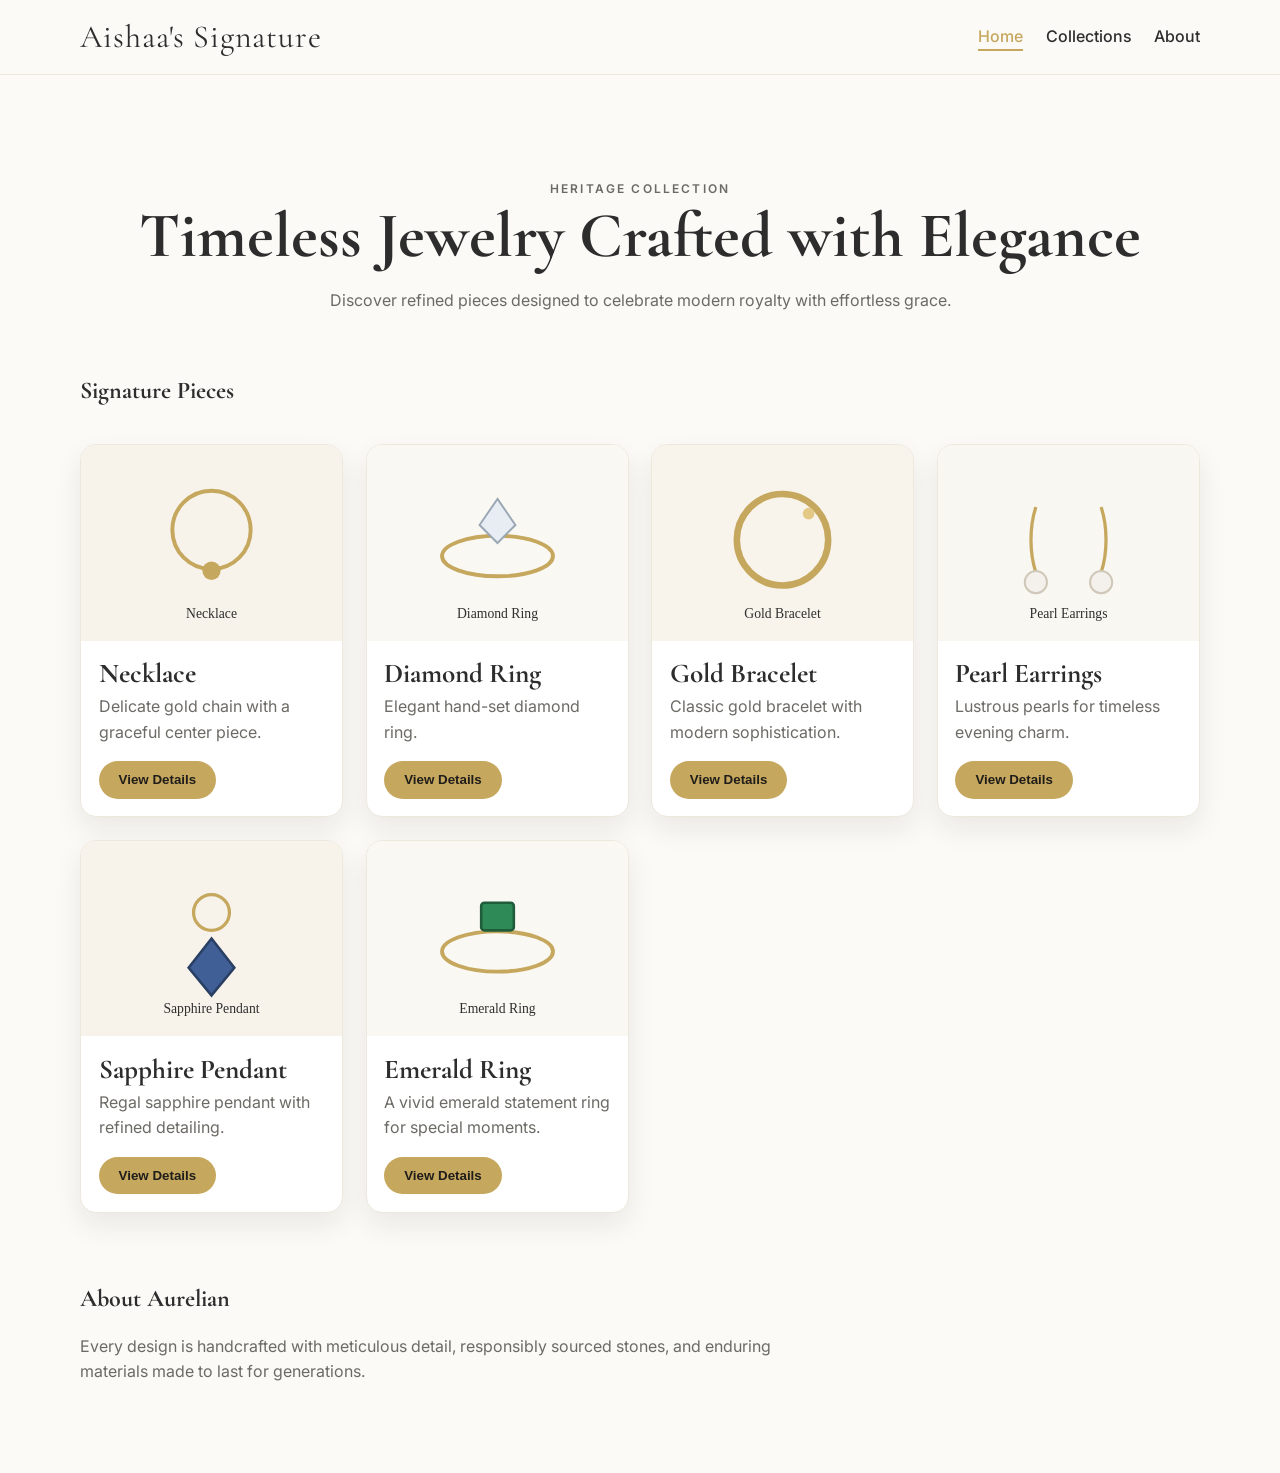
<file: index.html>
<!DOCTYPE html>
<html lang="en">
  <head>
    <meta charset="UTF-8" />
    <meta name="viewport" content="width=device-width, initial-scale=1.0" />
    <title>Aishaa's Signature | Home</title>
    <link rel="preconnect" href="https://fonts.googleapis.com" />
    <link rel="preconnect" href="https://fonts.gstatic.com" crossorigin />
    <link
      href="https://fonts.googleapis.com/css2?family=Cormorant+Garamond:wght@500;600;700&family=Inter:wght@400;500;600&display=swap"
      rel="stylesheet"
    />
    <link rel="stylesheet" href="css/style.css" />
  </head>
  <body data-page="home" class="fade-page">
    <header class="site-header">
      <nav class="container nav-bar" aria-label="Main navigation">
        <a class="logo" href="index.html">Aishaa's Signature</a>
        <ul class="nav-links">
          <li><a href="index.html" class="active">Home</a></li>
          <li><a href="#collections">Collections</a></li>
          <li><a href="#about">About</a></li>
        </ul>
      </nav>
    </header>

    <main>
      <section class="hero container">
        <p class="eyebrow">Heritage Collection</p>
        <h1>Timeless Jewelry Crafted with Elegance</h1>
        <p>
          Discover refined pieces designed to celebrate modern royalty with effortless grace.
        </p>
      </section>

      <section id="collections" class="container product-section">
        <div class="section-head">
          <h2>Signature Pieces</h2>
        </div>
        <div id="productGrid" class="product-grid" aria-live="polite"></div>
      </section>

      <section id="about" class="container about-section">
        <h2>About Aurelian</h2>
        <p>
          Every design is handcrafted with meticulous detail, responsibly sourced stones, and
          enduring materials made to last for generations.
        </p>
      </section>
    </main>

    <script src="js/script.js"></script>
  </body>
</html>
</file>
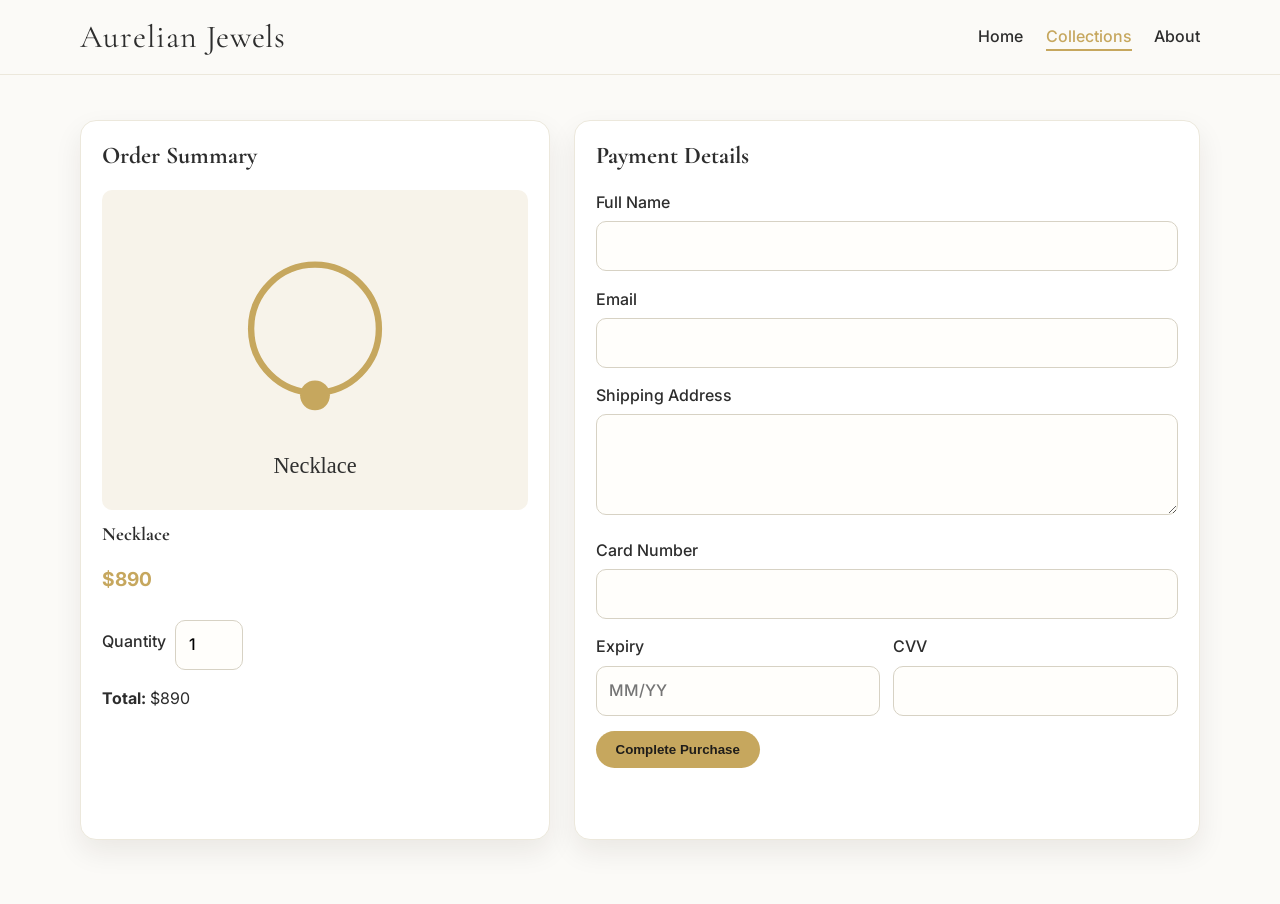
<file: payment.html>
<!DOCTYPE html>
<html lang="en">
  <head>
    <meta charset="UTF-8" />
    <meta name="viewport" content="width=device-width, initial-scale=1.0" />
    <title>Aurelian Jewels | Payment</title>
    <link rel="preconnect" href="https://fonts.googleapis.com" />
    <link rel="preconnect" href="https://fonts.gstatic.com" crossorigin />
    <link
      href="https://fonts.googleapis.com/css2?family=Cormorant+Garamond:wght@500;600;700&family=Inter:wght@400;500;600&display=swap"
      rel="stylesheet"
    />
    <link rel="stylesheet" href="css/style.css" />
  </head>
  <body data-page="payment" class="fade-page">
    <header class="site-header">
      <nav class="container nav-bar" aria-label="Main navigation">
        <a class="logo" href="index.html">Aurelian Jewels</a>
        <ul class="nav-links">
          <li><a href="index.html">Home</a></li>
          <li><a href="index.html#collections" class="active">Collections</a></li>
          <li><a href="index.html#about">About</a></li>
        </ul>
      </nav>
    </header>

    <main class="container checkout-layout">
      <section class="order-summary card" id="orderSummary"></section>

      <section class="payment-section card">
        <h2>Payment Details</h2>
        <form id="paymentForm" novalidate>
          <label>
            Full Name
            <input type="text" id="fullName" required />
          </label>
          <label>
            Email
            <input type="email" id="email" required />
          </label>
          <label>
            Shipping Address
            <textarea id="address" rows="3" required></textarea>
          </label>

          <div class="inline-fields">
            <label>
              Card Number
              <input type="text" id="cardNumber" maxlength="19" required />
            </label>
          </div>

          <div class="inline-fields two-up">
            <label>
              Expiry
              <input type="text" id="expiry" maxlength="5" placeholder="MM/YY" required />
            </label>
            <label>
              CVV
              <input type="password" id="cvv" maxlength="4" required />
            </label>
          </div>

          <button type="submit" class="btn">Complete Purchase</button>
          <p id="formMessage" class="form-message" role="status"></p>
        </form>
      </section>
    </main>

    <script src="js/script.js"></script>
  </body>
</html>
</file>
<file: css/style.css>
:root {
  --bg: #fbfaf7;
  --surface: #ffffff;
  --text: #2d2d2d;
  --muted: #6c6a65;
  --gold: #c6a75e;
  --border: #ece8dc;
  --shadow: 0 12px 28px rgba(35, 29, 15, 0.08);
}

* {
  box-sizing: border-box;
}

body {
  margin: 0;
  font-family: "Inter", sans-serif;
  background: var(--bg);
  color: var(--text);
  line-height: 1.6;
}

h1,
h2,
h3,
.logo {
  font-family: "Cormorant Garamond", serif;
  line-height: 1.2;
  margin-top: 0;
}

img {
  max-width: 100%;
  display: block;
}

.container {
  width: min(1120px, 92%);
  margin: 0 auto;
}

.site-header {
  position: sticky;
  top: 0;
  background: rgba(251, 250, 247, 0.92);
  backdrop-filter: blur(6px);
  border-bottom: 1px solid var(--border);
  z-index: 10;
}

.nav-bar {
  display: flex;
  justify-content: space-between;
  align-items: center;
  min-height: 74px;
}

.logo {
  text-decoration: none;
  color: var(--text);
  font-size: 2rem;
  letter-spacing: 0.03em;
}

.nav-links {
  list-style: none;
  display: flex;
  gap: 1.4rem;
  padding: 0;
  margin: 0;
}

.nav-links a {
  color: var(--text);
  text-decoration: none;
  font-weight: 500;
  padding-bottom: 0.2rem;
  border-bottom: 2px solid transparent;
  transition: color 0.25s ease, border-color 0.25s ease;
}

.nav-links a:hover,
.nav-links a.active {
  color: var(--gold);
  border-color: var(--gold);
}

.hero {
  padding: 6.5rem 0 4rem;
  text-align: center;
}

.eyebrow {
  text-transform: uppercase;
  letter-spacing: 0.18em;
  color: var(--gold);
  font-weight: 600;
  font-size: 0.75rem;
}

.hero h1 {
  font-size: clamp(2.2rem, 5vw, 4.1rem);
  margin-bottom: 0.8rem;
}

.hero p {
  max-width: 680px;
  margin: 0 auto;
  color: var(--muted);
}

.section-head {
  display: flex;
  justify-content: space-between;
  align-items: baseline;
  margin-bottom: 1.1rem;
}

.product-section,
.about-section {
  padding-bottom: 4.5rem;
}

.product-grid {
  display: grid;
  grid-template-columns: repeat(auto-fit, minmax(230px, 1fr));
  gap: 1.4rem;
}

.product-card,
.card {
  background: var(--surface);
  border: 1px solid var(--border);
  border-radius: 16px;
  box-shadow: var(--shadow);
}

.product-card {
  overflow: hidden;
  transition: transform 0.3s ease, box-shadow 0.3s ease, border-color 0.3s ease;
  cursor: pointer;
}

.product-card:hover {
  transform: translateY(-6px);
  border-color: color-mix(in srgb, var(--gold) 42%, white);
  box-shadow: 0 18px 34px rgba(47, 39, 20, 0.14);
}

.product-card img {
  aspect-ratio: 4/3;
  object-fit: cover;
}

.product-card-content {
  padding: 1.1rem;
}

.product-card h3 {
  margin-bottom: 0.2rem;
  font-size: 1.7rem;
}

.product-card p {
  color: var(--muted);
  margin-top: 0;
  min-height: 3rem;
}

.btn {
  border: none;
  border-radius: 999px;
  padding: 0.7rem 1.25rem;
  font-weight: 600;
  background: var(--gold);
  color: #1f1d1a;
  cursor: pointer;
  transition: transform 0.25s ease, box-shadow 0.25s ease, filter 0.25s ease;
}

.btn:hover {
  transform: translateY(-2px);
  box-shadow: 0 8px 20px rgba(198, 167, 94, 0.45);
  filter: brightness(1.03);
}

.btn.alt {
  background: transparent;
  border: 1px solid var(--gold);
}

.product-detail {
  padding: 3.2rem 0 5rem;
}

.product-layout {
  display: grid;
  grid-template-columns: 1.1fr 1fr;
  gap: 2rem;
  align-items: start;
}

.product-info h1 {
  font-size: clamp(2rem, 4vw, 3rem);
  margin-bottom: 0.3rem;
}

.price {
  color: var(--gold);
  font-weight: 700;
  font-size: 1.2rem;
}

.product-meta {
  padding-left: 1rem;
  color: var(--muted);
}

.actions {
  display: flex;
  gap: 0.8rem;
  margin-top: 1.4rem;
}

.checkout-layout {
  padding: 2.8rem 0 4rem;
  display: grid;
  grid-template-columns: 0.9fr 1.2fr;
  gap: 1.5rem;
}

.card {
  padding: 1.3rem;
}

.order-summary img {
  border-radius: 10px;
  margin-bottom: 0.8rem;
}

.quantity {
  display: flex;
  align-items: center;
  gap: 0.6rem;
}

.quantity input {
  width: 68px;
}

label {
  display: block;
  margin-bottom: 0.95rem;
  font-weight: 500;
}

input,
textarea {
  width: 100%;
  margin-top: 0.35rem;
  border: 1px solid #d7d2c4;
  border-radius: 10px;
  padding: 0.7rem 0.8rem;
  font: inherit;
  background: #fffefb;
}

input:focus,
textarea:focus {
  outline: 2px solid color-mix(in srgb, var(--gold) 35%, white);
  border-color: var(--gold);
}

.inline-fields.two-up {
  display: grid;
  grid-template-columns: repeat(2, 1fr);
  gap: 0.8rem;
}

.form-message {
  min-height: 1.2rem;
  margin-top: 0.9rem;
  font-weight: 500;
}

.about-section p {
  max-width: 760px;
  color: var(--muted);
}

.fade-page {
  animation: fadeIn 0.55s ease;
}

@keyframes fadeIn {
  from {
    opacity: 0;
    transform: translateY(8px);
  }
  to {
    opacity: 1;
    transform: translateY(0);
  }
}

@media (max-width: 860px) {
  .product-layout,
  .checkout-layout {
    grid-template-columns: 1fr;
  }

  .nav-bar {
    flex-direction: column;
    gap: 0.55rem;
    padding: 0.8rem 0;
  }

  .logo {
    font-size: 1.7rem;
  }
}
</file>
